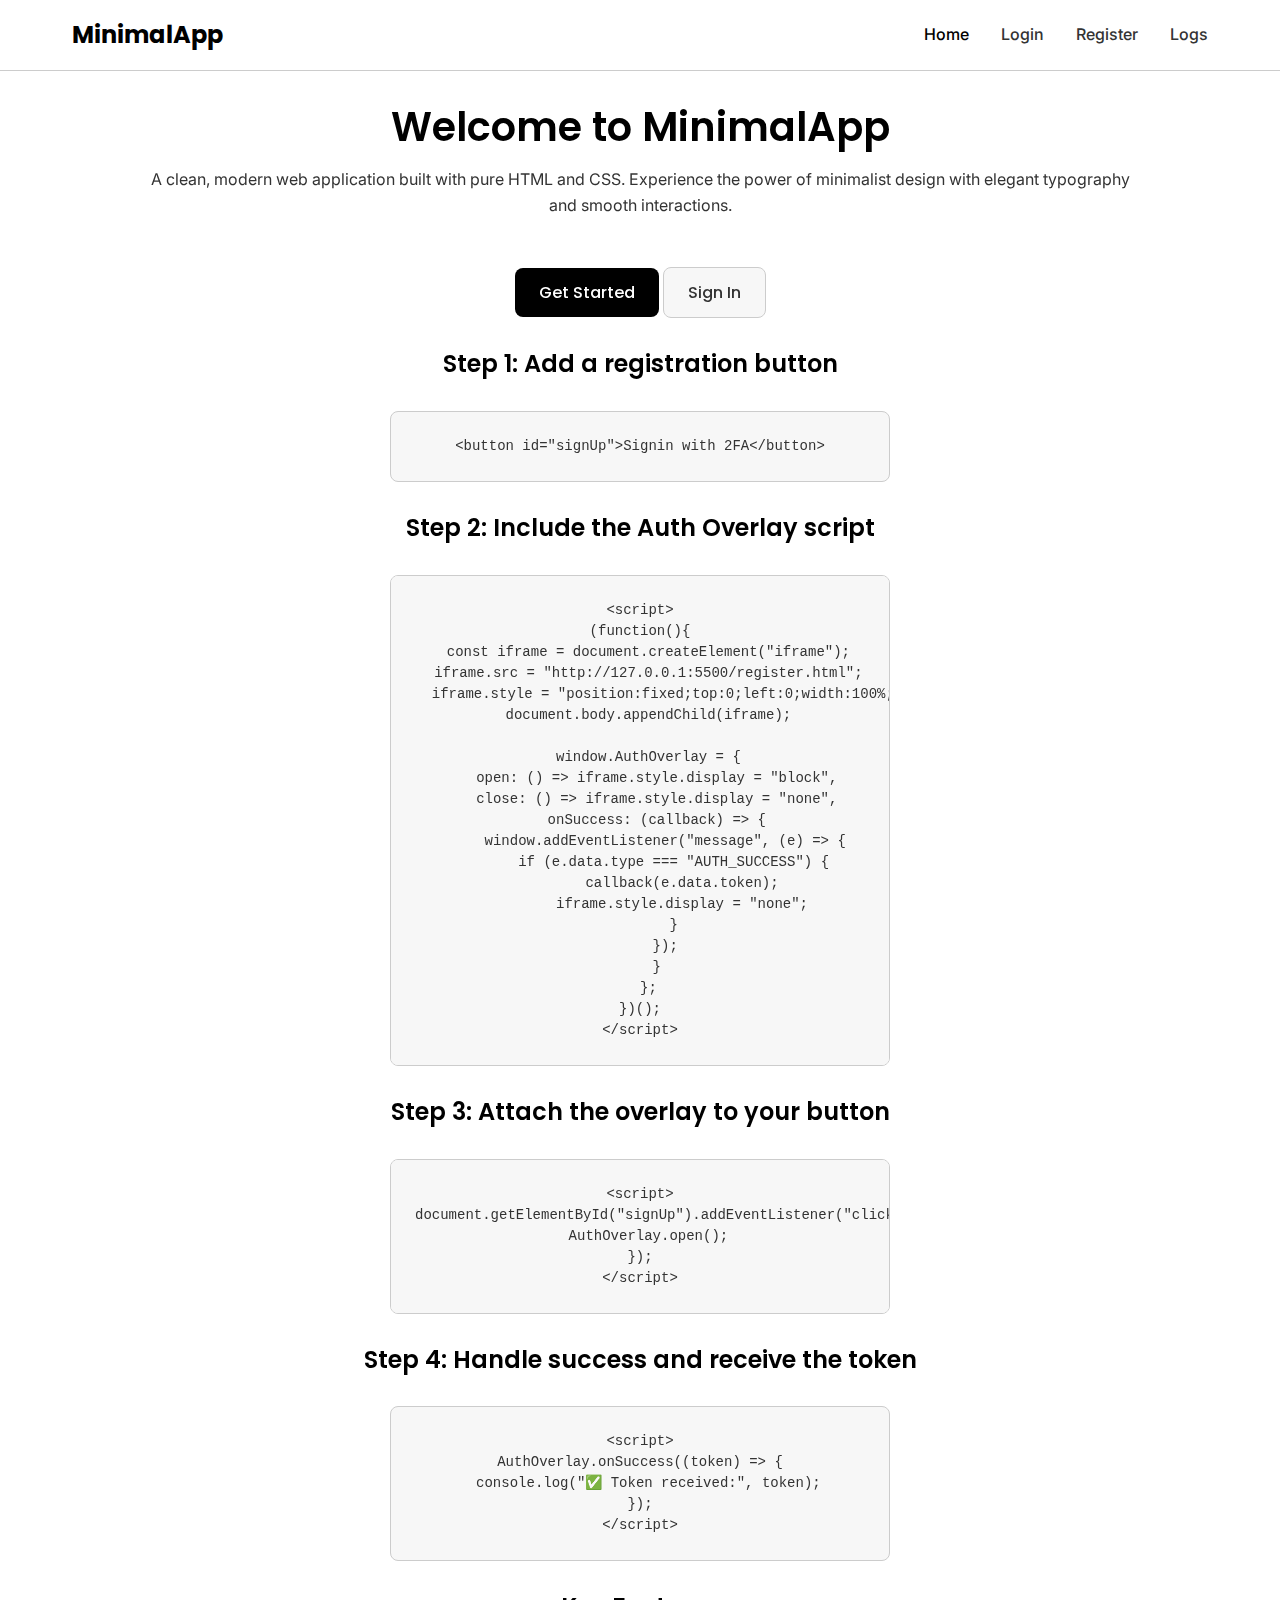
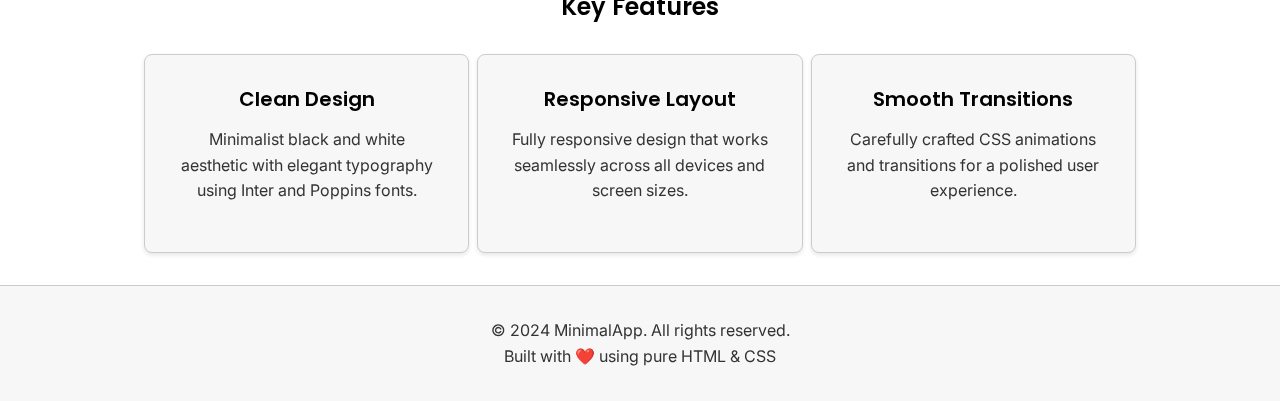
<file: index.html>
<!DOCTYPE html>
<html lang="en">
  <head>
    <meta charset="UTF-8" />
    <meta name="viewport" content="width=device-width, initial-scale=1.0" />
    <title>MinimalApp - Clean & Modern</title>
    <link rel="stylesheet" href="./style.css" />
  </head>
  <body>
    <header class="header">
      <div class="header-content">
        <a href="index.html" class="logo">MinimalApp</a>
        <nav class="nav">
          <a href="index.html" class="active">Home</a>
          <a href="login.html">Login</a>
          <a href="register.html">Register</a>
          <a href="logs.html">Logs</a>
        </nav>
      </div>
    </header>

    <main class="mainhome">
      <div class="container text-center fade-in">
        <h1>Welcome to MinimalApp</h1>
        <p class="mb-4">
          A clean, modern web application built with pure HTML and CSS.
          Experience the power of minimalist design with elegant typography and
          smooth interactions.
        </p>

        <div class="mb-4">
          <a href="register.html" class="btn btn-primary">Get Started</a>
          <a href="login.html" class="btn btn-secondary mt-2">Sign In</a>
        </div>

        <!-- Section for code instructions -->
        <!-- Step 1: Add a login button -->
        <section>
          <h3>Step 1: Add a registration button</h3>
          <div class="code-overlay">
            <pre><code>&lt;button id="signUp"&gt;Signin with 2FA&lt;/button&gt;</code></pre>
          </div>
        </section>

        <!-- Step 2: Include the Auth Overlay script -->
        <section>
          <h3>Step 2: Include the Auth Overlay script</h3>
          <div class="code-overlay">
            <pre><code>&lt;script&gt;
(function(){
  const iframe = document.createElement("iframe");
  iframe.src = "http://127.0.0.1:5500/register.html";
  iframe.style = "position:fixed;top:0;left:0;width:100%;height:100%;border:none;z-index:99999;display:none";
  document.body.appendChild(iframe);

  window.AuthOverlay = {
    open: () =&gt; iframe.style.display = "block",
    close: () =&gt; iframe.style.display = "none",
    onSuccess: (callback) =&gt; {
      window.addEventListener("message", (e) =&gt; {
        if (e.data.type === "AUTH_SUCCESS") {
          callback(e.data.token);
          iframe.style.display = "none";
        }
      });
    }
  };
})();
&lt;/script&gt;</code></pre>
          </div>
        </section>

        <!-- Step 3: Attach the overlay to your button -->
        <section>
          <h3>Step 3: Attach the overlay to your button</h3>
          <div class="code-overlay">
            <pre><code>&lt;script&gt;
document.getElementById("signUp").addEventListener("click", () =&gt; {
  AuthOverlay.open();
});
&lt;/script&gt;</code></pre>
          </div>
        </section>

        <!-- Step 4: Handle success and receive the token -->
        <section>
          <h3>Step 4: Handle success and receive the token</h3>
          <div class="code-overlay">
            <pre><code>&lt;script&gt;
AuthOverlay.onSuccess((token) =&gt; {
  console.log("✅ Token received:", token);
});
&lt;/script&gt;</code></pre>
          </div>
        </section>

        <div class="mt-4">
          <h3>Key Features</h3>
          <div
            style="
              display: flex;
              justify-items: space-between;
              margin-right: auto;
              margin-left: auto;
              margin-top: 2rem;
              width: 100%;
            "
          >
            <div class="card">
              <h4>Clean Design</h4>
              <p>
                Minimalist black and white aesthetic with elegant typography
                using Inter and Poppins fonts.
              </p>
            </div>
            <div class="card">
              <h4>Responsive Layout</h4>
              <p>
                Fully responsive design that works seamlessly across all devices
                and screen sizes.
              </p>
            </div>
            <div class="card">
              <h4>Smooth Transitions</h4>
              <p>
                Carefully crafted CSS animations and transitions for a polished
                user experience.
              </p>
            </div>
          </div>
        </div>
      </div>
    </main>

    <footer class="footer">
      <div class="footer-content">
        <p>
          &copy; 2024 <span class="brand">MinimalApp</span>. All rights
          reserved.
        </p>

        <div class="footer-note">
          <p>Built with ❤️ using pure HTML & CSS</p>
        </div>
      </div>
    </footer>
  </body>
</html>
</file>
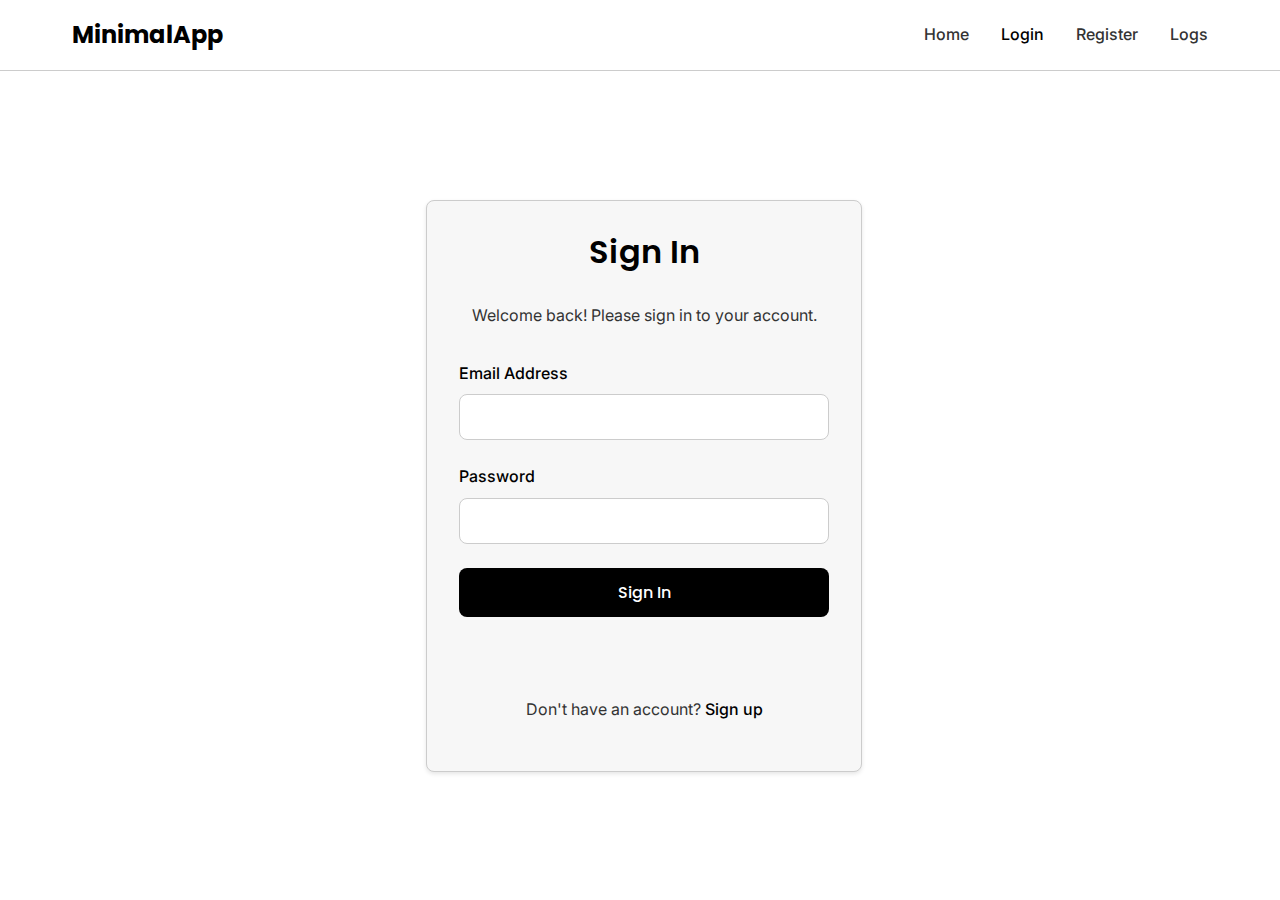
<file: login.html>
<!DOCTYPE html>
<html lang="en">
  <head>
    <meta charset="UTF-8" />
    <meta name="viewport" content="width=device-width, initial-scale=1.0" />
    <title>Login - MinimalApp</title>
    <link rel="stylesheet" href="./style.css" />
  </head>
  <body>
    <header class="header">
      <div class="header-content">
        <a href="index.html" class="logo">MinimalApp</a>
        <nav class="nav">
          <a href="index.html">Home</a>
          <a href="login.html" class="active">Login</a>
          <a href="register.html">Register</a>
          <a href="logs.html">Logs</a>
        </nav>
      </div>
    </header>

    <main class="main">
      <div class="container fade-in">
        <div class="card">
          <h2 class="text-center mb-4">Sign In</h2>
          <p class="text-center text-muted mb-4">
            Welcome back! Please sign in to your account.
          </p>

          <form class="form" id="loginForm" onsubmit="handleLogin(event)">
            <div class="form-group">
              <label for="email" class="form-label">Email Address</label>
              <input
                type="email"
                id="email"
                name="email"
                class="form-input"
                required
              />
            </div>

            <div class="form-group">
              <label for="password" class="form-label">Password</label>
              <input
                type="password"
                id="password"
                name="password"
                class="form-input"
                required
              />
            </div>

            <button type="submit" class="btn btn-primary">Sign In</button>
            <div id="loginError" class="error-message"></div>
            <div id="loginSuccess" class="success-message"></div>
          </form>

          <div class="text-center mt-4">
            <p class="text-muted">
              Don't have an account?
              <a
                href="register.html"
                style="
                  color: var(--foreground);
                  text-decoration: none;
                  font-weight: 500;
                "
                >Sign up</a
              >
            </p>
          </div>
        </div>
      </div>
    </main>

    <script src="./app.js"></script>
  </body>
</html>
</file>
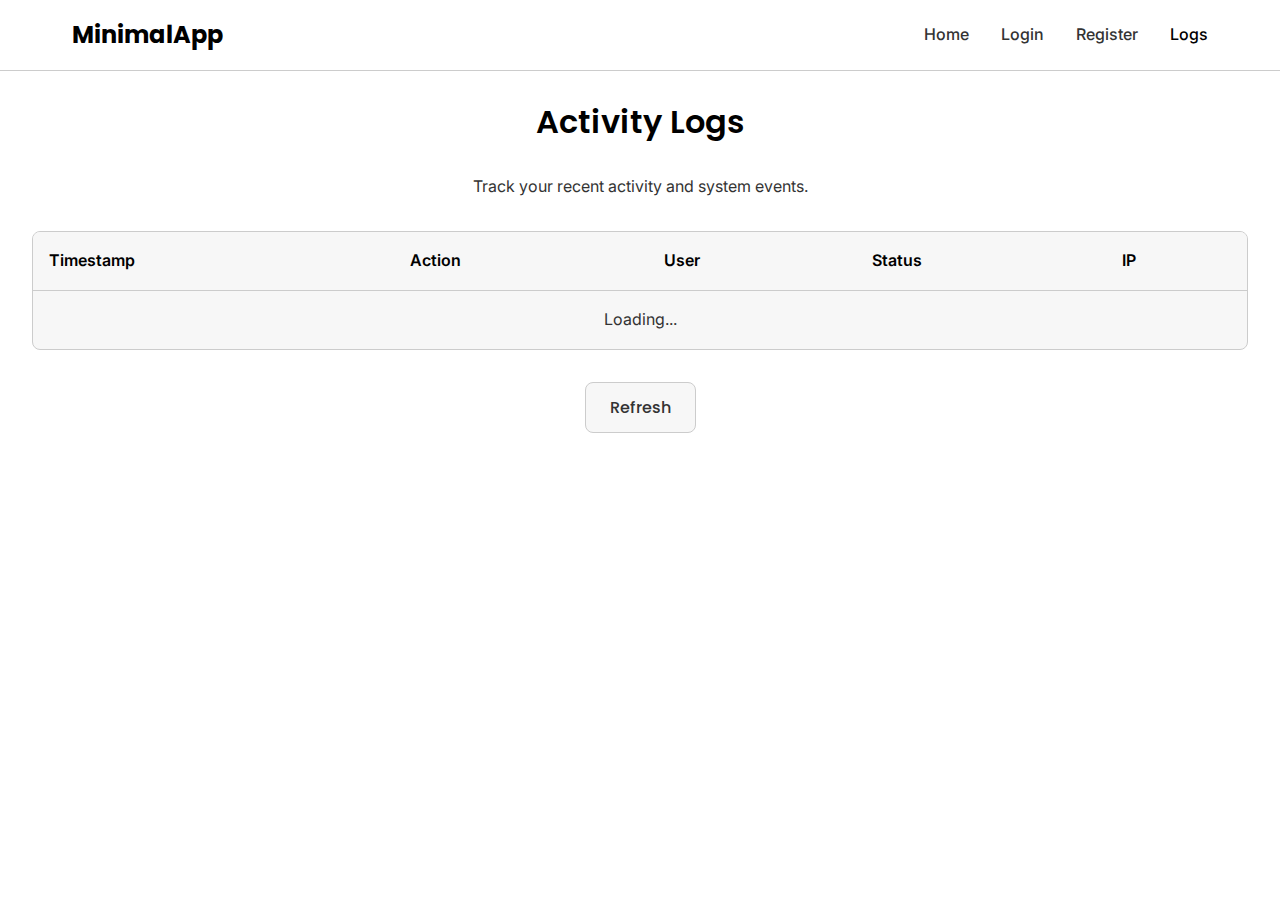
<file: logs.html>
<!DOCTYPE html>
<html lang="en">
  <head>
    <meta charset="UTF-8" />
    <meta name="viewport" content="width=device-width, initial-scale=1.0" />
    <title>Activity Logs - MinimalApp</title>
    <link rel="stylesheet" href="./style.css" />
  </head>
  <body>
    <header class="header">
      <div class="header-content">
        <a href="index.html" class="logo">MinimalApp</a>
        <nav class="nav">
          <a href="index.html">Home</a>
          <a href="login.html">Login</a>
          <a href="register.html">Register</a>
          <a href="logs.html" class="active">Logs</a>
        </nav>
      </div>
    </header>

    <main class="mainhome" style="align-items: flex-start; padding-top: 2rem">
      <div style="max-width: 1500px; width: 100%">
        <div class="fade-in">
          <h2 class="text-center mb-4">Activity Logs</h2>
          <p class="text-center text-muted mb-4">
            Track your recent activity and system events.
          </p>

          <div class="table-container">
            <table class="table">
              <thead>
                <tr>
                  <th>Timestamp</th>
                  <th>Action</th>
                  <th>User</th>
                  <th>Status</th>
                  <th>IP</th>
                </tr>
              </thead>
              <tbody id="logs-body">
                <tr>
                  <td colspan="5" style="text-align: center">Loading...</td>
                </tr>
              </tbody>
            </table>
          </div>

          <div class="text-center mt-4">
            <button class="btn btn-secondary" onclick="fetchLogs()">
              Refresh
            </button>
          </div>
        </div>
      </div>
    </main>

    <script src="./app.js"></script>
  </body>
</html>
</file>
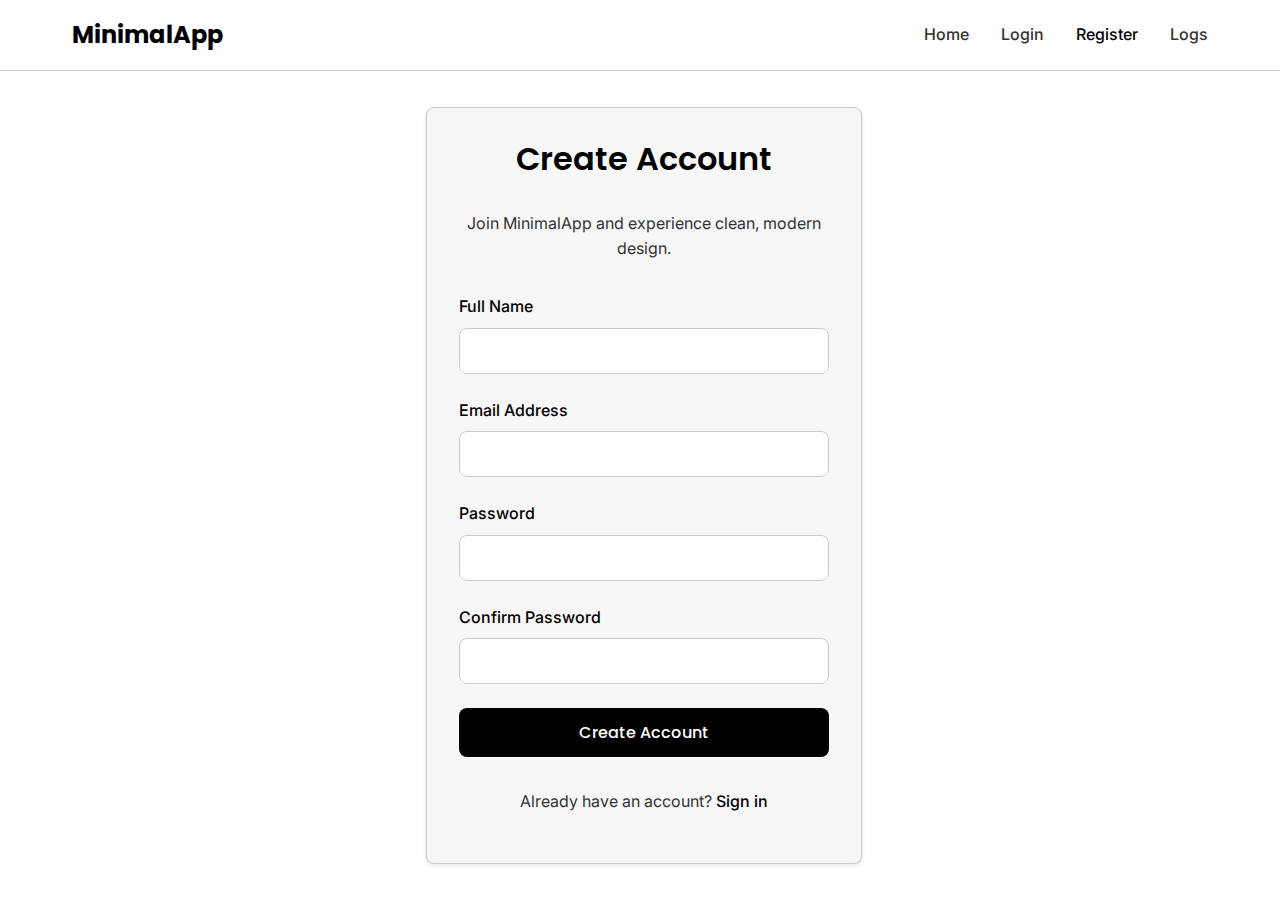
<file: register.html>
<!DOCTYPE html>
<html lang="en">
  <head>
    <meta charset="UTF-8" />
    <meta name="viewport" content="width=device-width, initial-scale=1.0" />
    <title>Register - MinimalApp</title>
    <link rel="stylesheet" href="./style.css" />
  </head>
  <body>
    <header class="header">
      <div class="header-content">
        <a href="index.html" class="logo">MinimalApp</a>
        <nav class="nav">
          <a href="index.html">Home</a>
          <a href="login.html">Login</a>
          <a href="register.html" class="active">Register</a>
          <a href="logs.html">Logs</a>
        </nav>
      </div>
    </header>

    <main class="main">
      <div class="container fade-in">
        <div class="card">
          <h2 class="text-center mb-4">Create Account</h2>
          <p class="text-center text-muted mb-4">
            Join MinimalApp and experience clean, modern design.
          </p>

          <form class="form" onsubmit="handleRegister(event)">
            <div class="form-group">
              <label for="name" class="form-label">Full Name</label>
              <input
                type="text"
                id="name"
                name="name"
                class="form-input"
                required
              />
            </div>

            <div class="form-group">
              <label for="email" class="form-label">Email Address</label>
              <input
                type="email"
                id="email"
                name="email"
                class="form-input"
                required
              />
            </div>

            <div class="form-group">
              <label for="password" class="form-label">Password</label>
              <input
                type="password"
                id="password"
                name="password"
                class="form-input"
                required
              />
            </div>

            <div class="form-group">
              <label for="confirmPassword" class="form-label"
                >Confirm Password</label
              >
              <input
                type="password"
                id="confirmPassword"
                name="confirmPassword"
                class="form-input"
                required
              />
            </div>

            <button type="submit" class="btn btn-primary">
              Create Account
            </button>
          </form>

          <div class="text-center mt-4">
            <p class="text-muted">
              Already have an account?
              <a
                href="login.html"
                style="
                  color: var(--foreground);
                  text-decoration: none;
                  font-weight: 500;
                "
                >Sign in</a
              >
            </p>
          </div>
        </div>
      </div>
    </main>

    <script src="./app.js"></script>
  </body>
</html>
</file>
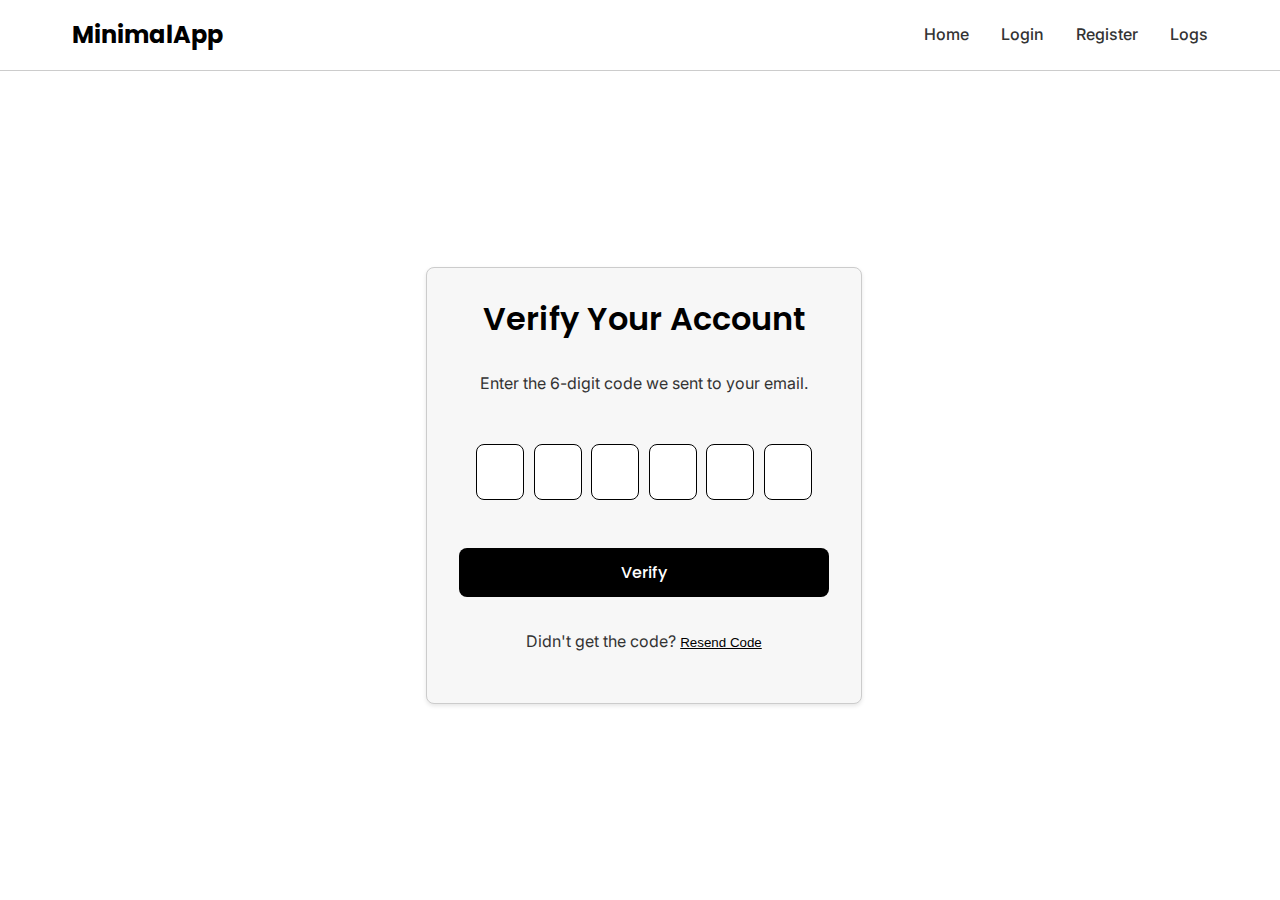
<file: verify.html>
<!DOCTYPE html>
<html lang="en">
  <head>
    <meta charset="UTF-8" />
    <meta name="viewport" content="width=device-width, initial-scale=1.0" />
    <title>Verify - MinimalApp</title>
    <link rel="stylesheet" href="./style.css" />
    <style>
      .verification-input {
        display: flex;
        justify-content: center;
        gap: 0.6rem;
        margin-bottom: 1.5rem;
      }
      .verification-digit {
        width: 3rem;
        height: 3.5rem;
        font-size: 1.5rem;
        text-align: center;
        border: 1px solid #000;
        border-radius: 8px;
      }
    </style>
  </head>
  <body>
    <header class="header">
      <div class="header-content">
        <a href="index.html" class="logo">MinimalApp</a>
        <nav class="nav">
          <a href="index.html">Home</a>
          <a href="login.html">Login</a>
          <a href="register.html">Register</a>
          <a href="logs.html">Logs</a>
        </nav>
      </div>
    </header>

    <main class="main">
      <div class="container fade-in">
        <div class="card text-center">
          <h2 class="mb-4">Verify Your Account</h2>
          <p class="text-muted mb-4">
            Enter the 6-digit code we sent to your email.
          </p>

          <form class="form" onsubmit="handleVerify(event)">
            <div class="verification-input">
              <input type="text" maxlength="1" class="verification-digit" />
              <input type="text" maxlength="1" class="verification-digit" />
              <input type="text" maxlength="1" class="verification-digit" />
              <input type="text" maxlength="1" class="verification-digit" />
              <input type="text" maxlength="1" class="verification-digit" />
              <input type="text" maxlength="1" class="verification-digit" />
            </div>

            <button type="submit" class="btn btn-primary">Verify</button>
          </form>

          <div class="mt-4">
            <p class="text-muted">
              Didn't get the code?
              <button
                onclick="resendCode()"
                style="
                  background: none;
                  border: none;
                  cursor: pointer;
                  text-decoration: underline;
                "
              >
                Resend Code
              </button>
            </p>
          </div>
        </div>
      </div>
    </main>

    <script src="./app.js"></script>
  </body>
</html>
</file>
<file: style.css>
@import url("https://fonts.googleapis.com/css2?family=Inter:wght@300;400;500;600;700&family=Poppins:wght@300;400;500;600;700&display=swap"); /* Design Tokens */
:root {
  --background: #ffffff;
  --foreground: #000000;
  --card: #f7f7f7;
  --card-foreground: #333333;
  --popover: #ffffff;
  --popover-foreground: #000000;
  --primary: #000000;
  --primary-foreground: #ffffff;
  --secondary: #333333;
  --secondary-foreground: #ffffff;
  --muted: #f7f7f7;
  --muted-foreground: #333333;
  --accent: #000000;
  --accent-foreground: #ffffff;
  --destructive: #ff0000;
  --destructive-foreground: #ffffff;
  --border: #cccccc;
  --input: #ffffff;
  --ring: #000000;
  --radius: 0.5rem;
  --sidebar: #f7f7f7;
  --sidebar-foreground: #333333;
  --sidebar-primary: #ffffff;
  --sidebar-primary-foreground: #000000;
  --sidebar-accent: #cccccc;
  --sidebar-accent-foreground: #000000;
  --sidebar-border: #cccccc;
  --sidebar-ring: #000000;
} /* Base Styles */
* {
  margin: 0;
  padding: 0;
  box-sizing: border-box;
}
body {
  font-family: "Inter", sans-serif;
  background-color: var(--background);
  color: var(--foreground);
  line-height: 1.6;
  min-height: 100vh;
  display: flex;
  flex-direction: column;
} /* Typography */
h1,
h2,
h3,
h4,
h5,
h6 {
  font-family: "Poppins", sans-serif;
  font-weight: 600;
  line-height: 1.2;
  margin-bottom: 1rem;
}
h1 {
  font-size: 2.5rem;
}
h2 {
  font-size: 2rem;
}
h3 {
  font-size: 1.5rem;
}
h4 {
  font-size: 1.25rem;
}
p {
  margin-bottom: 1rem;
  color: var(--muted-foreground);
} /* Header */
.header {
  background-color: var(--background);
  border-bottom: 1px solid var(--border);
  padding: 1rem 0;
  position: sticky;
  top: 0;
  z-index: 100;
}
.header-content {
  max-width: 1200px;
  margin: 0 auto;
  padding: 0 2rem;
  display: flex;
  justify-content: space-between;
  align-items: center;
}
.logo {
  font-family: "Poppins", sans-serif;
  font-size: 1.5rem;
  font-weight: 700;
  color: var(--foreground);
  text-decoration: none;
  transition: opacity 0.3s ease;
}
.logo:hover {
  opacity: 0.7;
}
.nav {
  display: flex;
  gap: 2rem;
}
.nav a {
  color: var(--muted-foreground);
  text-decoration: none;
  font-weight: 500;
  transition: color 0.3s ease;
}
.nav a:hover,
.nav a.active {
  color: var(--foreground);
} /* Main Content */
.main {
  flex: 1;
  display: flex;
  align-items: center;
  justify-content: center;
  padding: 2rem;
  margin-left: auto;
  margin-right: auto;
  width: 500px;
}
.mainhome {
  flex: 1;
  display: flex;
  align-items: center;
  justify-content: center;
  padding: 2rem;
  margin-left: auto;
  margin-right: auto;
  width: 100%;
}
.container {
  max-width: 1000px;
  width: 100%;
} /* Cards */
.card {
  background-color: var(--card);
  border: 1px solid var(--border);
  border-radius: var(--radius);
  padding: 2rem;
  box-shadow: 0 2px 4px rgba(0, 0, 0, 0.1);
  width: 100%;
  margin-right: 4px;
  margin-left: 4px;
} /* Forms */
.form {
  display: flex;
  flex-direction: column;
  gap: 1.5rem;
}
.form-group {
  display: flex;
  flex-direction: column;
  gap: 0.5rem;
}
.form-label {
  font-weight: 500;
  color: var(--foreground);
}
.form-input {
  padding: 0.75rem;
  border: 1px solid var(--border);
  border-radius: var(--radius);
  background-color: var(--input);
  color: var(--foreground);
  font-family: inherit;
  font-size: 1rem;
  transition: border-color 0.3s ease, box-shadow 0.3s ease;
}
.form-input:focus {
  outline: none;
  border-color: var(--ring);
  box-shadow: 0 0 0 2px rgba(0, 0, 0, 0.1);
} /* Buttons */
.btn {
  padding: 0.75rem 1.5rem;
  border: none;
  border-radius: var(--radius);
  font-family: "Poppins", sans-serif;
  font-weight: 500;
  font-size: 1rem;
  cursor: pointer;
  text-decoration: none;
  display: inline-flex;
  align-items: center;
  justify-content: center;
  transition: all 0.3s ease;
}
.btn-primary {
  background-color: var(--primary);
  color: var(--primary-foreground);
}
.btn-primary:hover {
  background-color: var(--secondary);
  transform: translateY(-1px);
}
.btn-secondary {
  background-color: var(--muted);
  color: var(--muted-foreground);
  border: 1px solid var(--border);
}
.btn-secondary:hover {
  background-color: var(--card);
} /* Code Snippet Overlay */
.code-overlay {
  background-color: var(--card);
  border: 1px solid var(--border);
  border-radius: var(--radius);
  padding: 1.5rem;
  margin: 2rem auto;
  font-family: "Monaco", "Menlo", "Ubuntu Mono", monospace;
  font-size: 0.875rem;
  line-height: 1.5;
  overflow-x: auto;
  width: 500px;
}
.code-overlay pre {
  margin: 0;
  color: var(--muted-foreground);
} /* Verification Code Input */
.verification-input {
  display: flex;
  gap: 0.5rem;
  justify-content: center;
  margin: 1rem 0;
}
.verification-digit {
  width: 3rem;
  height: 3rem;
  text-align: center;
  font-size: 1.25rem;
  font-weight: 600;
  border: 2px solid var(--border);
  border-radius: var(--radius);
  background-color: var(--input);
  transition: border-color 0.3s ease;
}
.verification-digit:focus {
  outline: none;
  border-color: var(--ring);
} /* Table */
.table-container {
  background-color: var(--card);
  border: 1px solid var(--border);
  border-radius: var(--radius);
  overflow: hidden;
}
.table {
  width: 100%;
  border-collapse: collapse;
}
.table th,
.table td {
  padding: 1rem;
  text-align: left;
  border-bottom: 1px solid var(--border);
}
.table th {
  background-color: var(--muted);
  font-weight: 600;
  color: var(--foreground);
}
.table td {
  color: var(--muted-foreground);
}
.table tr:last-child td {
  border-bottom: none;
} /* Footer */
.footer {
  background-color: var(--muted);
  border-top: 1px solid var(--border);
  padding: 2rem 0;
  margin-top: auto;
}
.footer-content {
  max-width: 1200px;
  margin: 0 auto;
  padding: 0 2rem;
  text-align: center;
}
.footer p {
  color: var(--muted-foreground);
  margin: 0;
} /* Responsive Design */
@media (max-width: 768px) {
  .header-content {
    padding: 0 1rem;
    flex-direction: column;
    gap: 1rem;
  }
  .nav {
    gap: 1rem;
  }
  .main {
    padding: 1rem;
  }
  .card {
    padding: 1.5rem;
  }
  h1 {
    font-size: 2rem;
  }
  h2 {
    font-size: 1.75rem;
  }
  .verification-digit {
    width: 2.5rem;
    height: 2.5rem;
    font-size: 1rem;
  }
  .table-container {
    overflow-x: auto;
  }
}
@media (max-width: 480px) {
  .header-content {
    padding: 0 0.5rem;
  }
  .main {
    padding: 0.5rem;
  }
  .card {
    padding: 1rem;
  }
  .verification-input {
    gap: 0.25rem;
  }
  .verification-digit {
    width: 2rem;
    height: 2rem;
    font-size: 0.875rem;
  }
} /* Animations */
@keyframes fadeIn {
  from {
    opacity: 0;
    transform: translateY(20px);
  }
  to {
    opacity: 1;
    transform: translateY(0);
  }
}
.fade-in {
  animation: fadeIn 0.6s ease-out;
} /* Utility Classes */
.text-center {
  text-align: center;
}
.text-muted {
  color: var(--muted-foreground);
}
.mb-2 {
  margin-bottom: 1rem;
}
.mb-4 {
  margin-bottom: 2rem;
}
.mt-2 {
  margin-top: 1rem;
}
.mt-4 {
  margin-top: 2rem;
}
</file>
